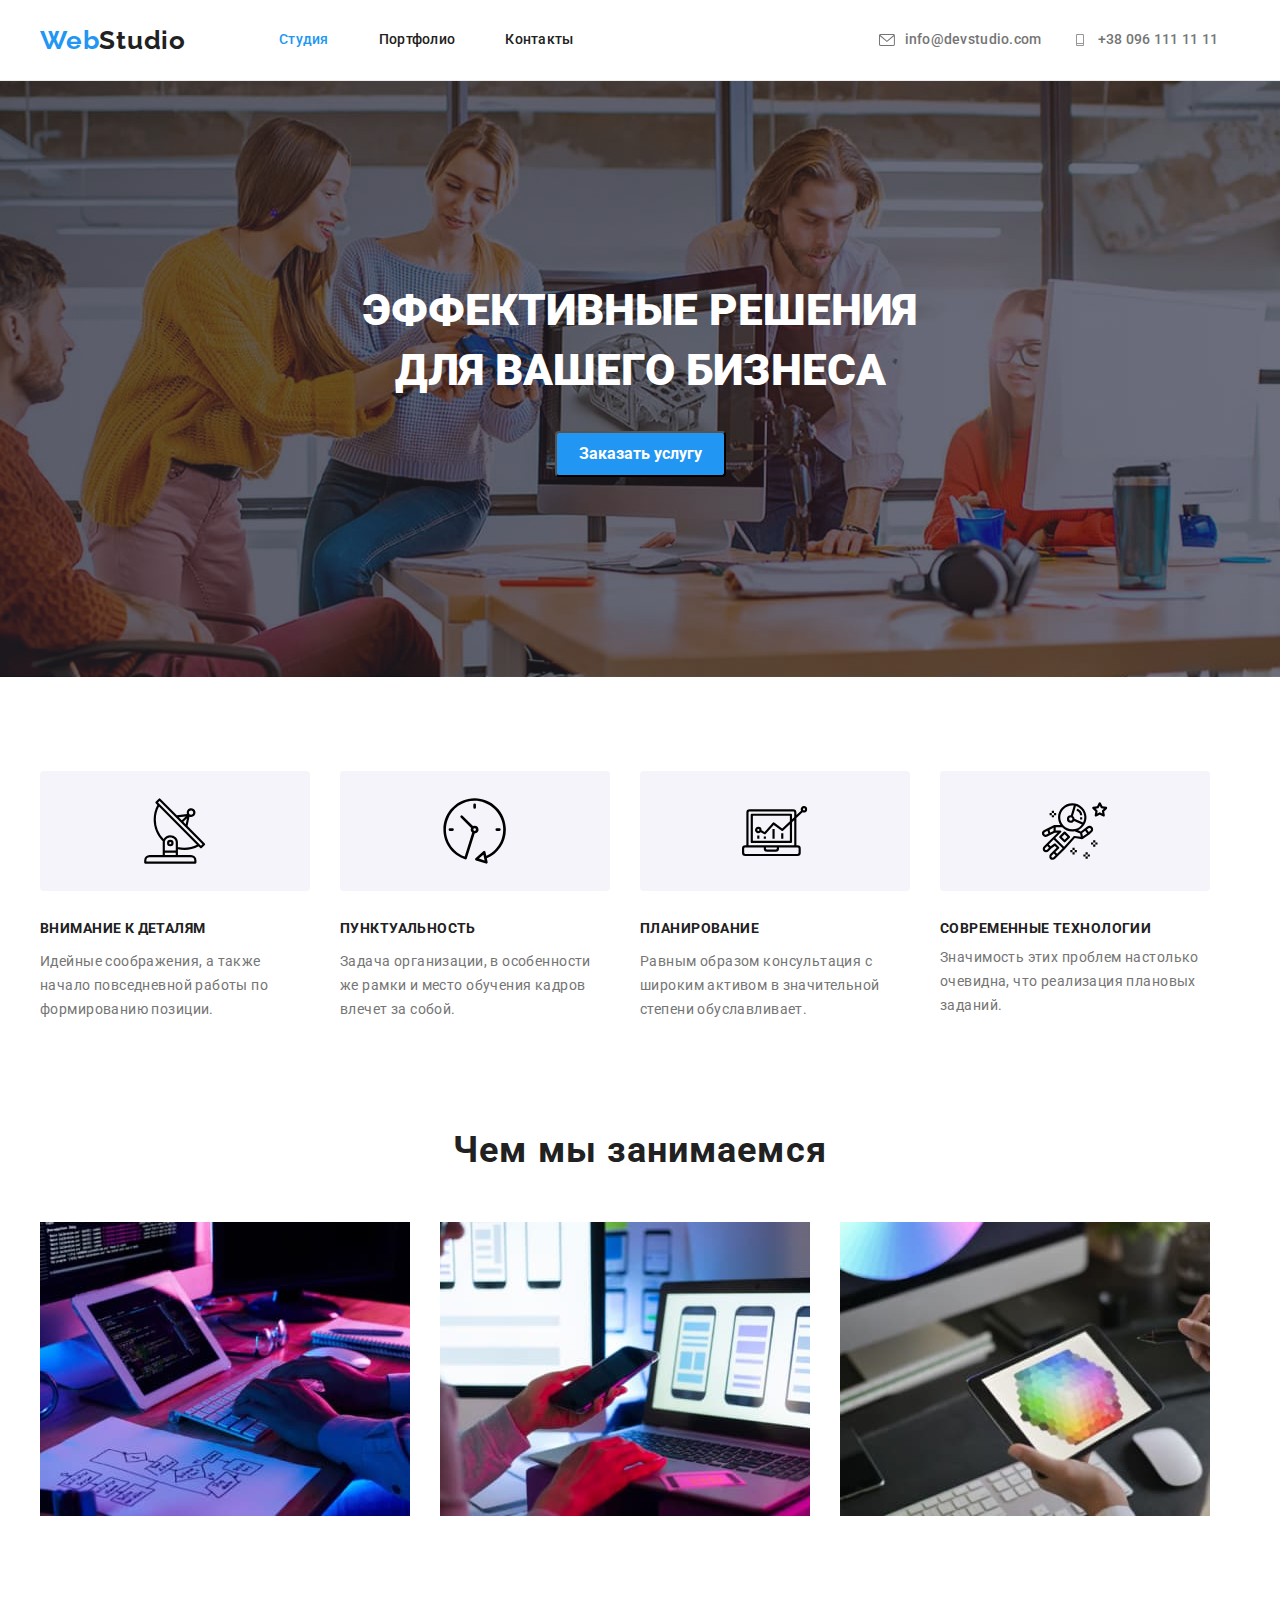
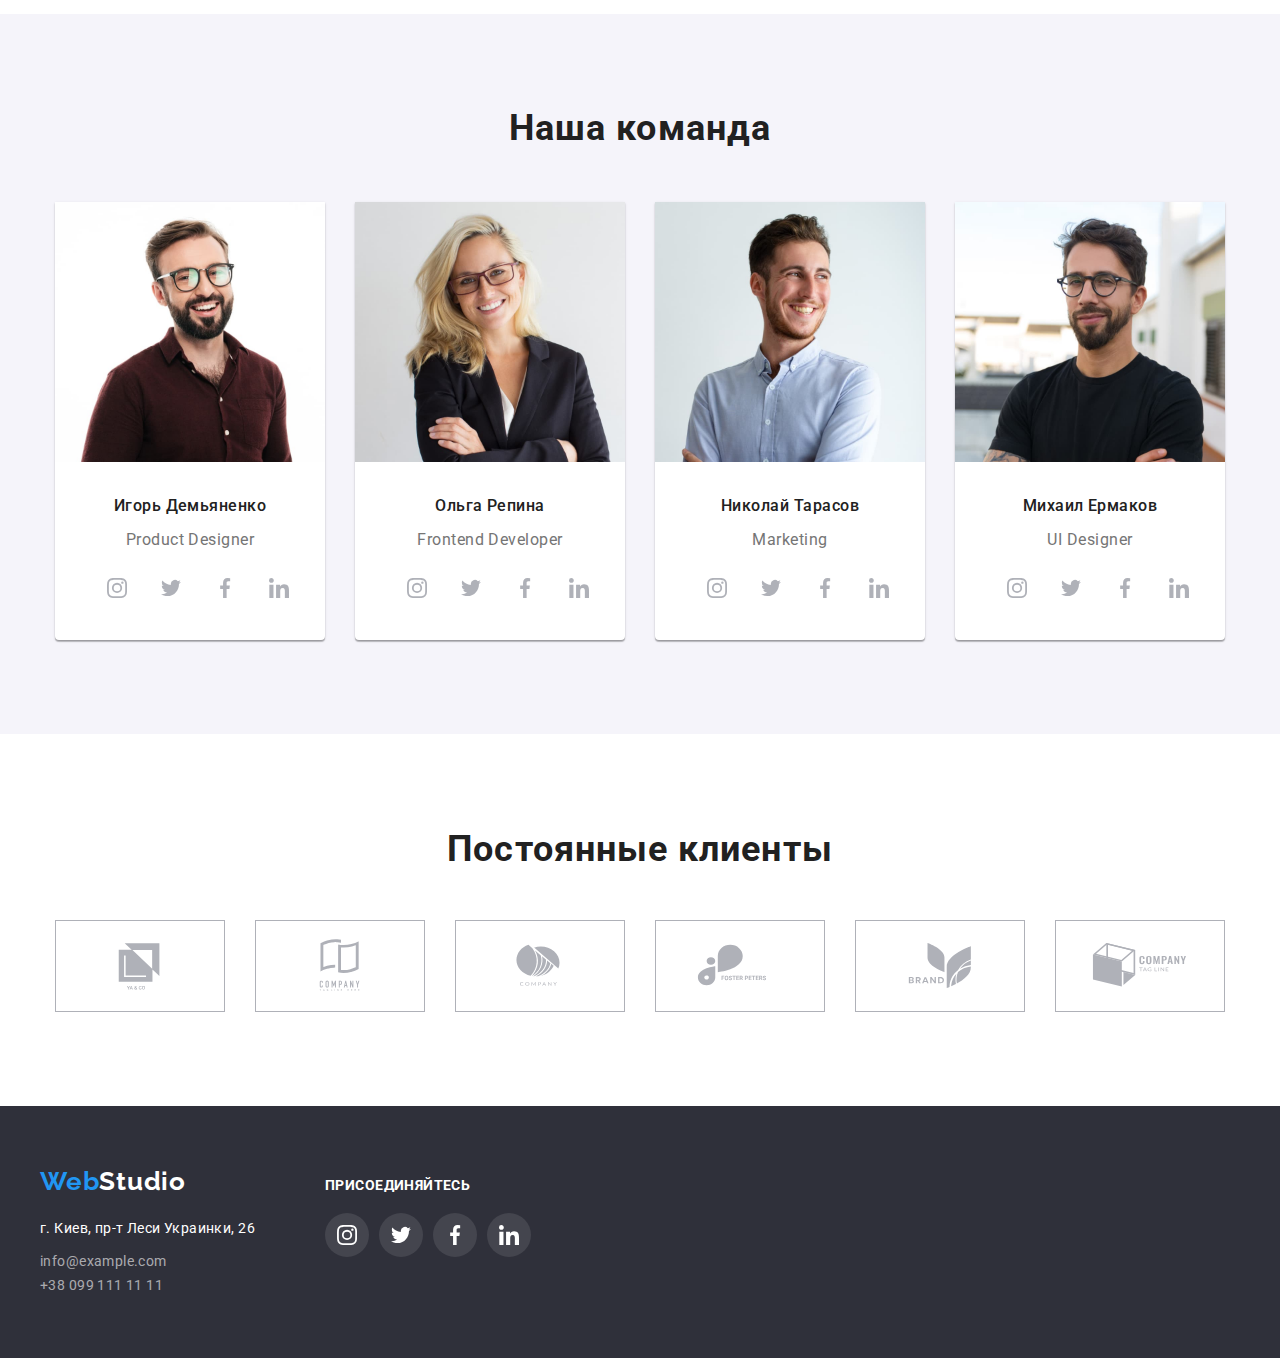
<file: index.html>
<!DOCTYPE html>
<html lang="ru">
<head>
    <meta charset="UTF-8">
    <meta http-equiv="X-UA-Compatible" content="IE=edge">
    <meta name="viewport" content="width=device-width, initial-scale=1.0">
    <title>Document</title>
    <link href="https://fonts.googleapis.com/css2?family=Raleway:wght@700&family=Roboto:wght@400;500;700;900&display=swap" rel="stylesheet">
    <link rel="stylesheet" href="https://cdnjs.cloudflare.com/ajax/libs/modern-normalize/1.1.0/modern-normalize.min.css">
    <link rel="stylesheet" href="./css/style.css">
</head>
<body>
    <header class="page-header">
        <div class="container header">
        <nav class="main-nav">
        <span>
    <a href="" class="logo" >
       <span class="accent">Web</span><span class="title-color">Studio</span>
    </a>   
</span>    
    <ul class="site-nav list">
        <li class="item">
            <a href="./index.html" class="link current">Студия</a></li>
        <li class="item">
            <a href="./portfolio.html" class="link">Портфолио</a></li>
        <li class="item">
            <a href="" class="link">Контакты</a></li>
    </ul>
</nav>
    <ul class="contact list">
        <li class="contact-nav">
            <div class="envelope">
            <a href="mailto:info@devstudio.com" class="contact-item mail">
                <svg class="envelope-mail"  wigth='16' height='12'>
                    <use href='./images/icons.svg#icon-envelope'></use>
                </svg>
                info@devstudio.com
            </a>
            </div>
        </li>
        <li class="contact-nav">
            <a href="tel:+380961111111" class="contact-item mail">
                <svg class="envelope-mail"  wigth='16' height='12'>
                    <use href='./images/icons.svg#icon-vector'></use>
                </svg>
                +38 096 111 11 11</a>
        </li>
    </ul>
        </div>
</header>  

<main>
    <!--hero block-->
    <section class="hero">
        <div class="container">
<h1 class="hero-title">Эффективные решения<br/> для вашего бизнеса</h1>
<button type="button" class="button">Заказать услугу</button>
</div>
    </section>
<!--section 2 -->
<section class="section list">
    <div class="container">
<ul class="no-padding">
    <li class="section-list">
        <div class="section-icon">
        <svg width='65.32' height='70'> 
            <use href='./images/icons.svg#icon-antenna1'></use>
        </svg>
    </div>
        <h2 class="section-title">Внимание к деталям</h2>
        <p class="section-text">Идейные соображения, а также начало повседневной работы по формированию позиции.</p>
    </li>
    <li class="section-list">
        <div class="section-icon">
            <svg width='65.32' height='70'>
                <use href='./images/icons.svg#icon-clock1'></use>
            </svg>
        </div>
        <h2 class="section-title">Пунктуальность</h2>
        <p class="section-text">Задача организации, в особенности же рамки и место обучения кадров влечет за собой.</p>
    </li>
    <li class="section-list">
        <div class="section-icon">
            <svg width='65.32' height='70'>
                <use href='./images/icons.svg#icon-diagram1'></use>
            </svg>
        </div>
        <h2 class="section-title">Планирование</h2>
        <p class="section-text">Равным образом консультация с широким активом в значительной степени обуславливает.</p>
    </li>
    <li class="section-list">
        <div class="section-icon">
            <svg  width='65.32' height='70'>
                <use href='./images/icons.svg#icon-astronaut1'></use>
            </svg>
        </div>
        <h2 class="section-title">Современные технологии</h2>
        <p class="section-text no-padding">Значимость этих проблем настолько очевидна, что реализация плановых заданий.</p>
    </li>
</ul>
</div>
</section>
<!--Чем мы занимаемся-->
<section class="about">
    <div class="container">
    <h2 class="about-title">Чем мы занимаемся</h2>
    <ul class="about-img list">
        <li class="item">
            <img src="./images/img.jpg" alt="photo1" width="370" height="294">
        </li>
        <li class="item" >
            <img src="./images/img1.jpg" alt="photo2"width="370" height="294">
        </li>
        <li class="item">
            <img src="./images/img2.jpg" alt="photo3"width="370" height="294">
        </li>

    </ul>
</div>
</section>
<!--Наша команда-->

<section class="team list">
    <div class="container">
    <h2 class="team-name">Наша команда</h2>
    <ul class=" portfolio ">
        <li class="team-photo">
            <img src="./images/img3.jpg" alt="Product Designer" width="270">
            <div class="text">
                <h3 class="team-title">Игорь Демьяненко</h3>
                 <p class="team-text">Product Designer</p>
            </div>
            <ul class="social list">
                <li class="icon-list">
                    <a href="" class="social-links">
                        <svg class="icon" width='20' height='20'>
                         <use href='./images/icons.svg#icon-instagram2'></use>                         
                     </svg>
                    </a>
                </li>
                <li class="icon-list">
                    <a href="" class="social-links">
                        <svg class="icon" width='20' height='20'>
                            <use href='./images/icons.svg#icon-twitter1'></use>
                        </svg>                
                    </a>
                </li>
                <li class="icon-list">
                    <a href="" class="social-links ">
                        <svg class="icon" width='20' height='20'>
                            <use href='./images/icons.svg#icon-facebook1'></use>
                        </svg>
                    </a>
                </li>
                <li class="icon-list">
                    <a href="" class="social-links">
                        <svg class="icon" width='20' height='20'>
                            <use href='./images/icons.svg#icon-linkedin1'></use>
                        </svg>
                    </a>
                </li>
            </ul>
        </li>
        <li class="team-photo">
           <img src="./images/img4.jpg" alt="Frontend Developer" width="270"> 
           <div class="text">
               <h3 class="team-title">Ольга Репина</h3>
               <p class="team-text">Frontend Developer</p>
           </div>
           <ul class="social list">
               <li class="icon-list">
                   <a href="" class="social-links">
                       <svg class="icon" width='20' height='20'>
                        <use href='./images/icons.svg#icon-instagram2'></use>                         
                    </svg>
                   </a>
               </li>
               <li class="icon-list">
                   <a href="" class="social-links">
                       <svg class="icon" width='20' height='20'>
                           <use href='./images/icons.svg#icon-twitter1'></use>
                       </svg>                
                   </a>
               </li>
               <li class="icon-list">
                   <a href="" class="social-links ">
                       <svg class="icon" width='20' height='20'>
                           <use href='./images/icons.svg#icon-facebook1'></use>
                       </svg>
                   </a>
               </li>
               <li class="icon-list">
                   <a href="" class="social-links">
                       <svg class="icon" width='20' height='20'>
                           <use href='./images/icons.svg#icon-linkedin1'></use>
                       </svg>
                   </a>
               </li>
           </ul>
           <li class="team-photo">
               <img src="./images/img5.jpg" alt="Marketing" width="270">
              <div class="text">
                <h3 class="team-title">Николай Тарасов</h3>
                <p class="team-text">Marketing</p>
              </div>
              <ul class="social list">
                <li class="icon-list">
                    <a href="" class="social-links">
                        <svg class="icon" width='20' height='20'>
                         <use href='./images/icons.svg#icon-instagram2'></use>                         
                     </svg>
                    </a>
                </li>
                <li class="icon-list">
                    <a href="" class="social-links">
                        <svg class="icon" width='20' height='20'>
                            <use href='./images/icons.svg#icon-twitter1'></use>
                        </svg>                
                    </a>
                </li>
                <li class="icon-list">
                    <a href="" class="social-links ">
                        <svg class="icon" width='20' height='20'>
                            <use href='./images/icons.svg#icon-facebook1'></use>
                        </svg>
                    </a>
                </li>
                <li class="icon-list">
                    <a href="" class="social-links">
                        <svg class="icon" width='20' height='20'>
                            <use href='./images/icons.svg#icon-linkedin1'></use>
                        </svg>
                    </a>
                </li>
            </ul>
           </li>
           <li class="team-photo">
               <img src="./images/img6.jpg" alt="UI Designer" width="270">
               <div class="text">
                <h3 class="team-title">Михаил Ермаков</h3>
                <p class="team-text">UI Designer</p>
               </div>
               <ul class="social list">
                <li class="icon-list">
                    <a href="" class="social-links">
                        <svg class="icon" width='20' height='20'>
                         <use href='./images/icons.svg#icon-instagram2'></use>                         
                     </svg>
                    </a>
                </li>
                <li class="icon-list">
                    <a href="" class="social-links">
                        <svg class="icon" width='20' height='20'>
                            <use href='./images/icons.svg#icon-twitter1'></use>
                        </svg>                
                    </a>
                </li>
                <li class="icon-list">
                    <a href="" class="social-links ">
                        <svg class="icon" width='20' height='20'>
                            <use href='./images/icons.svg#icon-facebook1'></use>
                        </svg>
                    </a>
                </li>
                <li class="icon-list">
                    <a href="" class="social-links">
                        <svg class="icon" width='20' height='20'>
                            <use href='./images/icons.svg#icon-linkedin1'></use>
                        </svg>
                    </a>
                </li>
            </ul>
           </li>
    </ul>
</div>

</section>
<!-- clients -->
<section class="client">
    <h2 class="client-name">Постоянные клиенты</h2>
    <ul class="client-list list">
        <li class="clients-item">
            <a href="" class=" clients">
                <svg class="client-main" width='106' height='60'>
                    <use href='./images/icons.svg#icon-logo'></use>
                </svg>
            </a>
        </li>
        <li class="clients-item">
            <a href="" class="clients">
                <svg class="client-main" width='106' height='60'>
                    <use href='./images/icons.svg#icon-logo1'></use>
                </svg>
            </a>
        </li>
        <li class="clients-item">
            <a href="" class="clients">
                <svg class="client-main" width='106' height='60'>
                    <use href='./images/icons.svg#icon-logo3'></use>
                </svg>
            </a>
        </li>
        <li class="clients-item">
            <a href="" class="clients">
                <svg class="client-main" width='106' height='60'>
                    <use href='./images/icons.svg#icon-logo4'></use>
                </svg>
            </a>
        </li>
        <li class="clients-item">
            <a href="" class="clients">
                <svg class="client-main" width='106' height='60'>
                    <use href='./images/icons.svg#icon-logo5'></use>
                </svg>
            </a>
        </li>
        <li class="clients-item">
            <a href="" class="clients">
                <svg class="client-main" width='106' height='60'>
                    <use href='./images/icons.svg#icon-logo6'></use>
                </svg>
            </a>
        </li>
    </ul>
</section>
</main>
<!-- footer -->
<footer  class="footer">
    <div class="container footer-flex ">
        <div class="footer-main">
    <span>
        <a href="" class="logo main" >
           <span class="accent">Web</span><span class="white-color">Studio</span>
        </a>       
    <address class="address">г. Киев, пр-т Леси Украинки, 26</address> 
    <a href="mailto:info@example.com " class="contact-footer">info@example.com</a></br>
    <a href="tel:+380991111111" class="contact-footer">+38 099 111 11 11</a>
    </div>
    
<!-- social links FOOTER -->
        <div class="footer-social">
            <h3 class="footer-name">ПРИСОЕДИНЯЙТЕСЬ</h3>
            <ul class="social box list ">
                <li class="icon-list color">
                    <a href="" class="social-links dark">
                        <svg class="icon end" width='20' height='20'>
                         <use href='./images/icons.svg#icon-instagram2'></use>                         
                     </svg>
                    </a>
                </li>
                <li class="icon-list color">
                    <a href="" class="social-links dark">
                        <svg class="icon end" width='20' height='20'>
                            <use href='./images/icons.svg#icon-twitter1'></use>
                        </svg>                
                    </a>
                </li>
                <li class="icon-list color">
                    <a href="" class="social-links dark">
                        <svg class="icon end" width='20' height='20'>
                            <use href='./images/icons.svg#icon-facebook1'></use>
                        </svg>
                    </a>
                </li>
                <li class="icon-list color">
                    <a href="" class="social-links dark">
                        <svg class="icon end" width='20' height='20'>
                            <use href='./images/icons.svg#icon-linkedin1'></use>
                        </svg>
                    </a>
                </li>
            </ul>

        </div>

</footer>
</body>
</html>
</file>
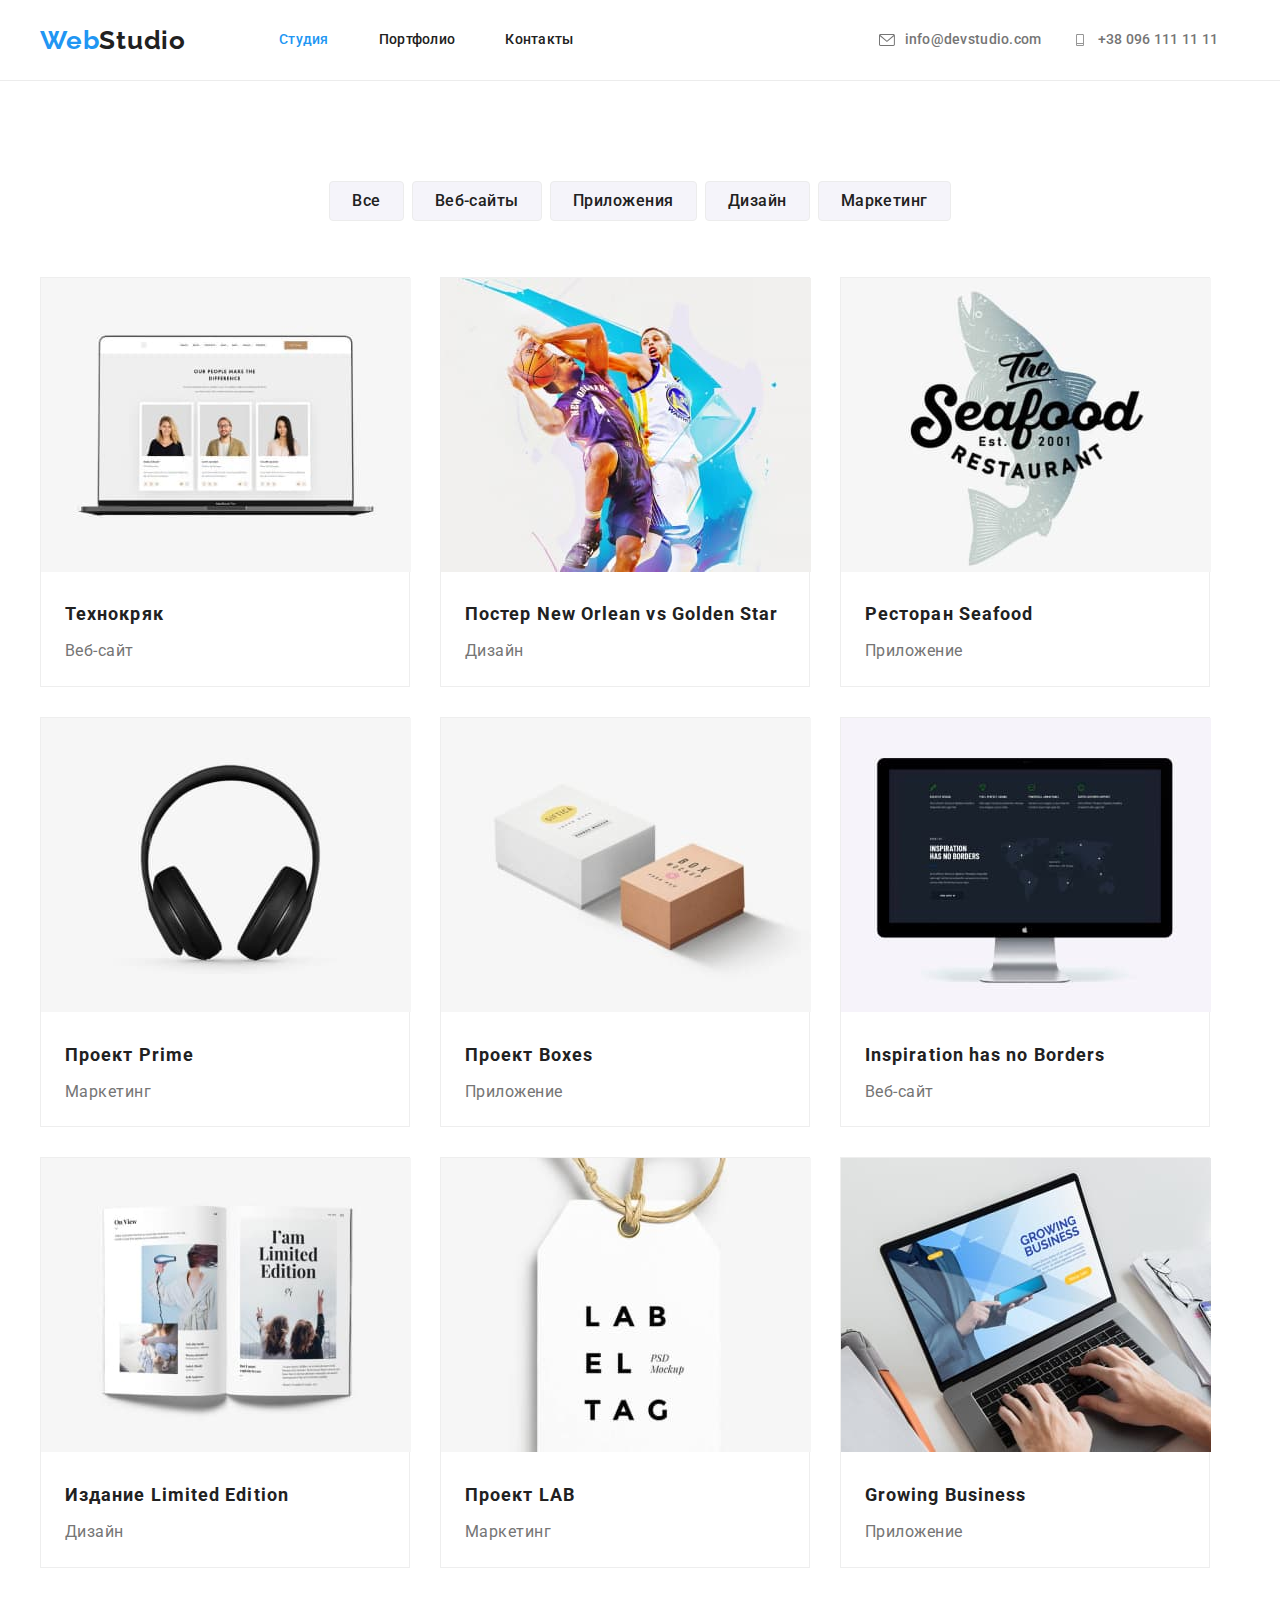
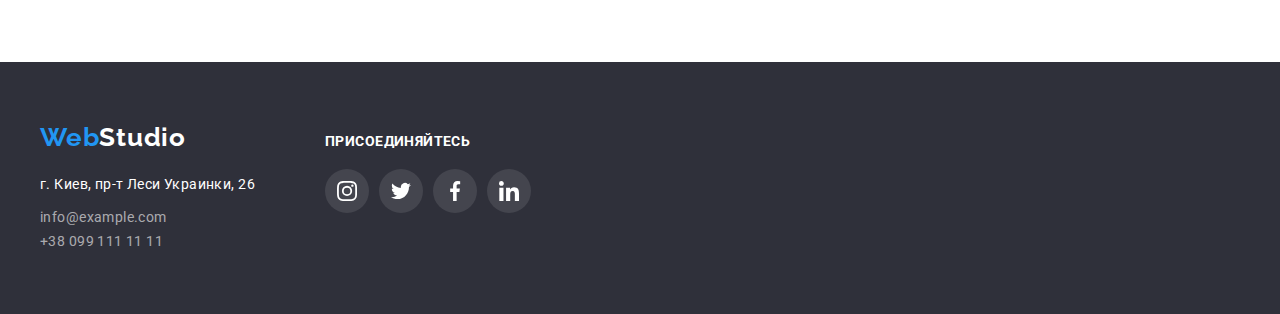
<file: portfolio.html>
<!DOCTYPE html>
<html lang="ru">
<head>
    <meta charset="UTF-8">
    <meta http-equiv="X-UA-Compatible" content="IE=edge">
    <meta name="viewport" content="width=device-width, initial-scale=1.0">
    <title>Document</title>
    <link href="https://fonts.googleapis.com/css2?family=Raleway:wght@700&family=Roboto:wght@400;500;700;900&display=swap" rel="stylesheet">
    <link rel="stylesheet" href="https://cdnjs.cloudflare.com/ajax/libs/modern-normalize/1.1.0/modern-normalize.min.css">
    <link rel="stylesheet" href="./css/style.css">
</head>
<body>
    <header class="page-header">
        <div class="container header">
        <nav class="main-nav">
        <span>
    <a href="" class="logo" >
       <span class="accent">Web</span><span class="title-color">Studio</span>
    </a>   
</span>    
    <ul class="site-nav list">
        <li class="item">
            <a href="./index.html" class="link current">Студия</a></li>
        <li class="item">
            <a href="./portfolio.html" class="link">Портфолио</a></li>
        <li class="item">
            <a href="" class="link">Контакты</a></li>
    </ul>
</nav>
    <ul class="contact list">
        <li class="contact-nav">
            <div class="envelope">
            <a href="mailto:info@devstudio.com" class="contact-item mail">
                <svg class="envelope-mail"  wigth='16' height='12'>
                    <use href='./images/icons.svg#icon-envelope'></use>
                </svg>
                info@devstudio.com
            </a>
            </div>
        </li>
        <li class="contact-nav">
            <a href="tel:+380961111111" class="contact-item mail">
                <svg class="envelope-mail"  wigth='16' height='12'>
                    <use href='./images/icons.svg#icon-vector'></use>
                </svg>
                +38 096 111 11 11</a>
        </li>
    </ul>
        </div>
</header>  
    <main>
   <section class="main-section">
       <div class="container">
       <!--скрытый заговоловок-->
       <h1 class="name" hidden>Фильтр</h1>
        <ul class="button-primary">
            <li class="button-list">
                <button type="button" class="button secondary ">Все</button>
            </li>
            <li class="button-list">
                <button type="button" class="button secondary">Веб-сайты</button>
            </li>
            <li class="button-list">
                <button type="button" class="button secondary">Приложения</button>
            </li>
            <li class="button-list">
                <button type="button" class="button secondary">Дизайн</button>
            </li>
            <li class="button-list">
                <button type="button" class="button secondary">Маркетинг</button>
            </li>
        </ul>
    </div>
<!--GALERY-->
<!--скрытый заговоловок-->
<h2 class="name" hidden>Галерея</h2> 
<div class="container">
    <ul  class="gallery">
        <li class="gallery-main list">
            <img src="./images/img7.jpg" alt="Веб-сайт" width="370">
            <div class="portfolio-card">
            <h3 class="gallery-title">Технокряк</h3>
            <p class="gallery-text">Веб-сайт</p>
        </div>
        </li>
        <li class="gallery-main list">
           <img src="./images/img8.jpg" alt="Дизайн" width="370">
           <div class="portfolio-card">
           <h3 class="gallery-title">Постер New Orlean vs Golden Star</h3>
           <p class="gallery-text">Дизайн</p>
        </div> 
           <li class="gallery-main list">
               <img src="./images/img9.jpg" alt="Приложение" width="370">
               <div class="portfolio-card">
               <h3 class="gallery-title">Ресторан Seafood</h3>
               <p class="gallery-text">Приложение</p>
            </div>
           </li>
           <li class="gallery-main list">
            <img src="./images/img10.jpg" alt="Маркетинг" width="370">
            <div class="portfolio-card">
            <h3 class="gallery-title">Проект Prime</h3>
            <p class="gallery-text">Маркетинг</p>
        </div>
        </li>
        <li class="gallery-main list">
            <img src="./images/img11.jpg" alt="Приложение" width="370">
            <div class="portfolio-card">
            <h3 class="gallery-title">Проект Boxes</h3>
            <p class="gallery-text">Приложение</p>
            </div>
        </li>
        <li class="gallery-main list">
            <img src="./images/img12.jpg" alt="Веб-сайт" width="370">
            <div class="portfolio-card">
            <h3 class="gallery-title">Inspiration has no Borders</h3>
            <p class="gallery-text">Веб-сайт</p>
        </div>
        </li>
        <li class="gallery-main list">
            <img src="./images/img13.jpg" alt="Дизайн" width="370">
            <div class="portfolio-card">
            <h3 class="gallery-title">Издание Limited Edition</h3>
            <p class="gallery-text">Дизайн</p>
        </div>
        </li>
        <li class="gallery-main list">
            <img src="./images/img14.jpg" alt="Маркетинг" width="370">
            <div class="portfolio-card">
            <h3 class="gallery-title">Проект LAB</h3>
            <p class="gallery-text">Маркетинг</p>
        </div>
        </li>
        <li class="gallery-main list">
            <img src="./images/img15.jpg" alt="Приложение" width="370">
            <div class="portfolio-card">
            <h3 class="gallery-title">Growing Business</h3>
            <p class="gallery-text">Приложение</p>
        </div>
        </li>

    </ul>
</section>
</div>
</main>
<!-- footer -->
<footer  class="footer">
    <div class="container footer-flex ">
        <div class="footer-main">
    <span>
        <a href="" class="logo main" >
           <span class="accent">Web</span><span class="white-color">Studio</span>
        </a>       
    <address class="address">г. Киев, пр-т Леси Украинки, 26</address> 
    <a href="mailto:info@example.com " class="contact-footer">info@example.com</a></br>
    <a href="tel:+380991111111" class="contact-footer">+38 099 111 11 11</a>
    </div>
    
<!-- social links FOOTER -->
        <div class="footer-social">
            <h3 class="footer-name">ПРИСОЕДИНЯЙТЕСЬ</h3>
            <ul class="social box list ">
                <li class="icon-list color">
                    <a href="" class="social-links dark">
                        <svg class="icon end" width='20' height='20'>
                         <use href='./images/icons.svg#icon-instagram2'></use>                         
                     </svg>
                    </a>
                </li>
                <li class="icon-list color">
                    <a href="" class="social-links dark">
                        <svg class="icon end" width='20' height='20'>
                            <use href='./images/icons.svg#icon-twitter1'></use>
                        </svg>                
                    </a>
                </li>
                <li class="icon-list color">
                    <a href="" class="social-links dark">
                        <svg class="icon end" width='20' height='20'>
                            <use href='./images/icons.svg#icon-facebook1'></use>
                        </svg>
                    </a>
                </li>
                <li class="icon-list color">
                    <a href="" class="social-links dark">
                        <svg class="icon end" width='20' height='20'>
                            <use href='./images/icons.svg#icon-linkedin1'></use>
                        </svg>
                    </a>
                </li>
            </ul>

        </div>

</footer>
</body>

</html>
</file>
<file: css/style.css>
/* цвет основного текста #757575 */
/* цвет вторичного текста #212121;*/
/* акцент #2196F3;*/
/* белый : #FFFFFF;*/

/* background header #FFFFFF */
/* background hero  #F5F4FA; */
/* background section 2 #E5E5E5; */
/* background Наша команда #F5F4FA; */
/* background footer #2F303A;*/
/* backgroung button #F5F4FA */
/* soacial links color #AFB1B8 */
 :root{
     --primary-text-color:#757575;
     --secondary-text-color:#F5F4FA;
     --title-color: #212121;
     --accent-color:#2196F3;
     --white-color: #FFFFFF;
     --background-buttom-color: #F5F4FA;
     --background-footer: #2F303A;
     --socia-linls:#AFB1B8;


 }


body {
    color: var(--primary-text-color); 
    font-family: Roboto, sans-serif; 
    background-color: var(--white-color);
    margin: 0;
   
}
.list {
    list-style: none;
}
.container {

    width: 1230px;
    padding-left: 15px;
    padding-right: 15px;
    margin-right: auto;
    margin-left: auto;

}

/* logo */
.logo{
     font-family: Raleway;
     font-weight: 700;
     font-size: 26px;
     line-height: 1.19;
     letter-spacing: 0.03em;
     text-decoration: none;

     display: flex;
     justify-content: center;
     
}
 .accent{
    color:var(--accent-color);
    
} 
.title-color{
    color: var(--title-color);
}

/* page-header */

.container.header {
    display: flex; 
    }

.page-header{
    border-bottom: 1px solid #ECECEC;

}

/* container */

 .no-padding {
    margin-bottom: 0;
    margin-top: 0; 

    padding: 0;
    
    display: flex;
}
/* main-nav */
.main-nav {
    display: flex;
    align-items: center;
}
/* site-nav */
.site-nav{
    display: flex;
    margin-left: 93px;

    font-weight: 500;
    font-size: 14px;
    line-height: 1.14;
    letter-spacing: 0.02em;

    padding: 0;

    margin-top: 0;
    margin-bottom: 0;    
}
 
.site-nav .item:not(:last-child) {
    margin-right: 50px;
    
}
.site-nav .link{
    display: block;
    padding-top: 32px;
    padding-bottom: 32px;

    margin-right: 30px;

    color: var(--title-color) ;
    text-decoration: none;

   
}
.site-nav .link:last-child{
    margin-right: 0;
}

.site-nav .link:hover,
 .site-nav .link:focus{
    color:var(--accent-color) ;
}
.site-nav .link.current{
    color: var(--accent-color);
}

/* contact */
.contact a{
    color:var(--primary-text-color);
    font-weight: 500;
    font-size: 14px;
    line-height:1.14;
    letter-spacing: 0.02em;
    text-decoration: none;
}
.contact a:hover, 
.contact a:focus{
    color:var(--accent-color);
}
.contact {
    display: flex;
    margin: 0;
    padding: 0;
    
}

 .contact .contact-nav:not(:last-child){
     margin-right: 30px;
     margin-left: 305px;
 }
 .contact .contact-item{
     padding-top: 32px;
     padding-bottom: 32px;
     display: block;
    
 }

 
 /* icon */

 .contact-item.mail{
    display: flex;
    align-items: center;
}
.envelope-mail{
    width: 16px;
    margin-right: 10px;
    fill: var(--primary-text-color);
}
.contact-item.mail:hover .envelope-mail,
.contact-item.mail:focus .envelope-mail{
    fill: var(--accent-color);
}
  
/* hero block */
.hero{
    background-color: #2F303A;
    padding: 200px 0;
    background-image: linear-gradient(to right, rgba(47, 48, 58, 0.5), rgba(47, 48, 58, 0.3)),
    url("../images/Img16.jpg");
    background-repeat: no-repeat;
     background-position: center;

}

.hero-title{
    color: var(--white-color) ;
    font-weight: 900;
    font-size: 44px;
    line-height: 1.36;
    text-align: center;
    text-transform: uppercase;
    

    margin-top: 0;
    margin-bottom: 30px;




}
/* section */
.section {
    background-color: #FFFFFF;
    list-style: none;
    list-style-type: none;
 

    padding-top: 94px;
    padding-bottom: 94px; 
    

}
.section-title {
    color: var(--title-color);
    font-weight: 700;
    font-size: 14px;
    line-height: 1.14;
    letter-spacing: 0.03em;
    text-transform: uppercase;
    margin-top: 0;
    margin-bottom: 10px;



    
}
.section-text{
    font-weight: 400;
    font-size: 14px;
    line-height: 1.71;
    letter-spacing: 0.03em;
    max-width: 270px;
    
}

.section-text:not(:last-child){
    margin-left: 30px;
}
.section-list{
    list-style-type: none;
    margin-top: 0;
    margin-bottom: 0;
    
    
}
.section-list:nth-child(-n+4){
    margin-right: 30px;
}
.section-list:last-child{
    margin-right: 0;
    
}

/* section-icon */
.section-icon{
    width: 270px;
    height: 120px;
    background: #F5F4FA;
    border-radius: 4px;
    margin-bottom: 30px;
    display: flex;
    align-items: center;
    padding: 25px 102.34px;

    
}

/* Чем мы занимаемся */
.about{
    background-color: #FFFFFF;
    text-decoration: none;
    padding-bottom: 94px; 
}

.about-title {
    color: var(--title-color);
    font-weight: 700;
    font-size: 36px;
    line-height: 1.16;
    text-align: center;
    letter-spacing: 0.03em;

    margin-top: 0;
    margin-bottom: 50px;

}
.about-img{
    margin-bottom: 0;
    margin-top: 0;
    display: flex;

    padding: 0;
   

}

.item{
    display: block;

    margin-right: 30px;
}

 .item:last-child{

    margin-right:0; ;
} 

/* team */
.team{
    background-color:#F5F4FA;
    margin-left: auto;
    margin-right: auto;
    padding-bottom: 94px;
    padding-top: 94px;

}
.team-name{
    color: var(--title-color);
    font-weight: 700;
    font-size: 36px;
    line-height: 1.16;
    text-align: center;
    letter-spacing: 0.03em;

    margin-top: 0;
    margin-bottom: 52px;
}
.portfolio {

    display: flex; 
    margin-top: 0;
    margin-bottom: 0;
    justify-content: center;
    padding: 0;

}
.team-photo{
    list-style-type: none;
    border-radius: 0px;
    margin-right: 30px;
    margin-top: 0;
    background-color:var(--white-color);
    box-shadow: 0px 1px 3px rgba(0, 0, 0, 0.12), 0px 1px 1px rgba(0, 0, 0, 0.14), 0px 2px 1px rgba(0, 0, 0, 0.2);
    border-radius: 0px 0px 4px 4px;

}
.team-photo:last-child{
    margin-right: 0;
}

.team-title {
    color: var(--title-color);
   font-weight: 500;
   font-size: 16px;
   line-height: 1.18;
   text-align: center;
   letter-spacing: 0.03em;
   margin-top: 0;

}
.team-text{
    font-size: 16px;
    line-height: 1.18;
    text-align: center;
    letter-spacing: 0.03em;
    margin-top: 0;
    margin-bottom: 10px;
    
}
.portfolio-card{
    margin-top: 0;
    margin-bottom: 0;
    
    background-color:  #FFFFFF;
   
    padding: 20px 24px 20px 24px;
    
}
.text{
    padding-top: 30px;
    margin-bottom: 16px;
}
/*   social links icon */

.social{
    display: flex;
    align-items: center;
    padding-bottom: 30px;  
}
.social-links{
    height: 44px;
    width: 44px;
    fill: var(--socia-linls);
    margin: 0;
    padding: 12px;
    border-radius: 50%;
    background-color: var(--white-color);

    display: flex;
    align-items: center;
    justify-content: center;
}

.icon-list:nth-child(-n + 4){
    margin-right: 10px;
}
.icon-list:last-child{
    margin-right: 0;
}

.social-links:hover,
.social-links:focus{
   background-color: var(--accent-color);

}
.social-links:hover .icon,
.social-links:focus .icon{
    fill: var(--white-color);
}

/* client */

.client{
    padding-top: 94px;
    padding-bottom: 94px;
    margin: 0;
    background-color: var(--white-color);


}

.client-name{
    color: var(--title-color);

    font-family: Roboto;
    font-style: normal;
    font-weight: bold;
    font-size: 36px;
    line-height: 42px;
    text-align: center;
    letter-spacing: 0.03em;

    margin-top: 0;
    margin-bottom: 50px;
    padding: 0;
    
}

.client-list{
    margin: 0;
    padding: 0;

    display: flex;
    justify-content: center;
}
.clients-item{
    margin: 0;
    padding: 0;
}

.clients-item:nth-child(-n + 6){
    margin-right: 30px;
}
.clients-item:last-child{
    margin-right: 0;
}

.client-list .clients{

    display: flex;
    justify-content: center;
    align-items: center;

    width: 170px;
    height: 92px;
    border: 1px solid var(--socia-linls);
}

.client-main{
    fill: var(--socia-linls);
}

.clients:hover,
.clients:focus{
    background-color: var(--white-color);
}
.clients:hover .client-main,
.clients:focus .client-main{
    fill: var(--accent-color);

}
.client-main:focus,
.clients-item:hover{
    border: 1px solid var(--accent-color);
}

/* main-section portfolio */
.main-section{
    padding-top: 100px;
    padding-bottom: 94px;
}
/* name hidden */
.name{
    margin-top: 0;
    margin-bottom: 0;
}
/* button */
.button {
    color: var(--white-color);
    background-color: var(--accent-color);
   font-weight: 700;
   font-size: 16px;
   line-height:1.87;
   /* box-shadow: 0px 4px 4px rgba(0, 0, 0, 0.15); */

   border-radius: 4px;
   padding: 6px 22px 6px 22px;

   display: block;
   text-align: center;
   margin-left: auto;
   margin-right: auto;
   
   

}
.button-primary{
    background-color: #FFFFFF;
    
    margin-top: 0;
    margin-bottom: 56px;
    padding: 0;

    display: flex;
    justify-content: center;
}
.button-primary button:hover,
.button-primary button:focus{
    color: var(--white-color);
    background-color: var(--accent-color);
    box-shadow: 0px 3px 1px rgba(0, 0, 0, 0.1), 0px 1px 2px rgba(0, 0, 0, 0.08), 0px 2px 2px rgba(0, 0, 0, 0.12);


}
.button.secondary {
    color: var(--title-color);
    background-color: var(--background-buttom-color);
    font-family: Roboto;
    font-weight: 500;
    font-size: 16px;
    line-height: 1.62;
    text-align: center;
    letter-spacing: 0.03em;
    border: 1px solid #ECECEC;

}

.button-list{
    list-style-type: none;
}
.button-list:nth-child(-n + 5){
    margin-right: 8px;
}
.button-list:last-child{
    margin-right: 0;
}
.button-primary{
    background-color:var(--white-color);
    list-style-type: none;
    border-radius: 4px;
    
    
}

/* galery */
.gallery {
    background-color:#FFFFFF;
    color: var(--title-color);

    margin-top: 0;
    margin-bottom: 0;
    padding: 0;
    
    display: flex;
    flex-wrap: wrap;
    
}
.gallery-main {
    border: 1px solid #EEEEEE;
    box-sizing: border-box;
    margin-bottom: 30px;
    
}
.gallery-main:hover,
.gallery-main:focus{
    box-shadow: 0px 1px 1px rgba(0, 0, 0, 0.12), 0px 4px 4px rgba(0, 0, 0, 0.06), 1px 4px 6px rgba(0, 0, 0, 0.16);
}
  .img{
     display: block;
 } 

.gallery-title{
    font-weight: 700;
    font-size: 18px;
    line-height: 2.0;
    letter-spacing: 0.06em;

    margin-bottom: 4px;
    margin-top: 0;


}
.gallery-text {
    color: var(--primary-text-color);
    font-size: 16px;
    line-height: 1.87;
    letter-spacing: 0.03em;

    margin-top: 0;
    margin-bottom: 0;

    /* padding-bottom: 20px;
    padding-right:24px ;
    padding-left: 24px; */
}
.gallery-main{

    width: 370px;
    margin-top: 0;
    margin-right: 30px;
    margin-bottom: 30px;
    
    
}
.gallery-main:nth-child(3n){
    margin-right: 0;
}

.gallery-main:nth-last-child(-n + 3){
    margin-bottom: 0;
}
/* footer */
.footer{
    background-color: var(--background-footer);

    margin-top: 0;
    margin-bottom: 0;

    display: flex;
    padding-bottom: 60px;
    padding-top: 60px;

    
}

.white-color{
    color: var(--white-color);
}
.address{
    color: var(--white-color);
    font-style: normal;
    font-size: 14px;
    line-height: 1.71;
    letter-spacing: 0.03em;

    margin-bottom: 9px;
    margin-top: 0;
    
   
}
.contact-footer{
    color: rgba(255, 255, 255, 0.6);  
    font-size: 14px;
    line-height: 1.71;
    letter-spacing: 0.03em;
    text-decoration: none;

    margin-top: 0;
    margin-bottom: 0;
    text-align: center;
    
}
.main{
    display: inline-block;
    text-align: center;
   
   

    margin-top: 0;
    margin-bottom: 20px;

    
}
/* social links FOOTER */
.footer-name{
    font-family: Roboto;
    font-style: normal;
    font-weight: bold;
    font-size: 14px;
    line-height: 16px;
    letter-spacing: 0.03em;
    text-transform: uppercase;
    color: var(--white-color);

    margin-bottom: 20px;
    margin-top: 0;
}
.footer-flex{
    display: flex;
    align-items: baseline;
}
.footer-main{
    margin-right: 70px;
}
.box{
    margin: 0;
    padding: 0;
}
.social-links.color:hover,
.social-links.color:focus {
   background-color: var(--accent-color);

}
.social-links:hover .end,
.social-links:focus .end{
    fill: var(--white-color);
    
}
.dark{
    background-color: rgba(255, 255, 255, 0.1);
}
.social-links.dark{
   
        height: 44px;
        width: 44px;
        fill: var(--white-color);
        margin: 0;
        padding: 12px;
        border-radius: 50%; 
        
}
</file>
